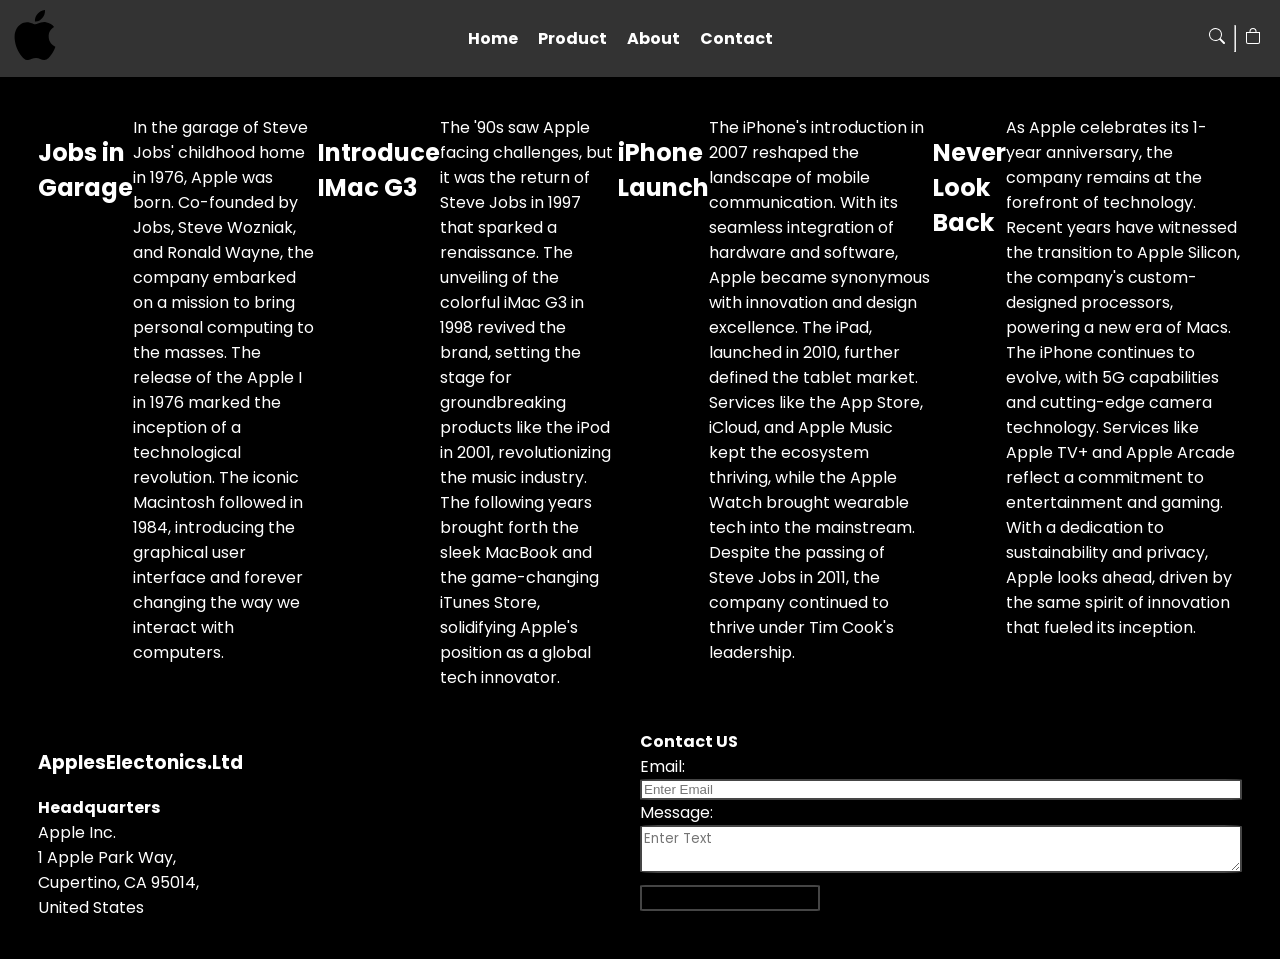
<file: Finalproject/about.html>
<!DOCTYPE html>
<html lang="en">
<head>
    <!-- Some meta tags -->
    <meta charset="UTF-8">
    <meta name="viewport" content="width=device-width, initial-scale=1.0">
    <!-- Title page -->
    <title>About</title>
    <!-- Linking css file -->
    <link rel="stylesheet" href="./css/styleabout.css">
    <!-- Adding google fonts -->
    <link rel="preconnect" href="https://fonts.googleapis.com">
    <link rel="preconnect" href="https://fonts.gstatic.com" crossorigin>
    <link href="https://fonts.googleapis.com/css2?family=Poppins:wght@300;400;600&display=swap" rel="stylesheet">
    <!-- Adding jquery -->
<!--     <script src="https://code.jquery.com/jquery-3.7.0.min.js" integrity="sha256-2Pmvv0kuTBOenSvLm6bvfBSSHrUJ+3A7x6P5Ebd07/g=" crossorigin="anonymous"></script> -->
    <!-- adding custom.js file -->
    <script src="./js/custom.js"></script>
</head>
<body>
    <header id="header"></header>
    <main>
        <div class="section">
            <h2>Jobs in Garage</h2>
            <p>
                    In the garage of Steve Jobs' childhood home in 1976, 
                    Apple was born. Co-founded by Jobs, Steve Wozniak, and Ronald Wayne, the company embarked on 
                    a mission to bring personal computing to the masses. The release of the Apple I in 1976 marked the inception of a 
                    technological revolution. The iconic Macintosh followed in 1984, introducing the graphical user interface and forever changing the way we interact with computers.
            </p>
                <h2>Introduce IMac G3</h2>
                <p>
                    The '90s saw Apple facing challenges, but it was the return of Steve Jobs in 1997 that sparked a renaissance. The unveiling of the colorful iMac G3 in 1998 revived the brand, setting the stage for groundbreaking products like the iPod in 2001, revolutionizing the music industry. The following years brought forth the sleek MacBook and the game-changing iTunes Store, solidifying Apple's position as a global tech innovator.
                </p>
                <h2>iPhone Launch</h2>
                <p>
                    The iPhone's introduction in 2007 reshaped the landscape of mobile communication. With its seamless integration of hardware and software, Apple became synonymous with innovation and design excellence. The iPad, launched in 2010, further defined the tablet market. Services like the App Store, iCloud, and Apple Music kept the ecosystem thriving, while the Apple Watch brought wearable tech into the mainstream. Despite the passing of Steve Jobs in 2011, the company continued to thrive under Tim Cook's leadership.
                </p>
                <h2>Never Look Back</h2>
                <p>
                    As Apple celebrates its 1-year anniversary, the company remains at the forefront of technology. Recent years have witnessed the transition to Apple Silicon, the company's custom-designed processors, powering a new era of Macs. The iPhone continues to evolve, with 5G capabilities and cutting-edge camera technology. Services like Apple TV+ and Apple Arcade reflect a commitment to entertainment and gaming. With a dedication to sustainability and privacy, Apple looks ahead, driven by the same spirit of innovation that fueled its inception.
                </p>
        </div>

    </main>
    <footer id="footer"></footer>  
</body>
</html>
</file>
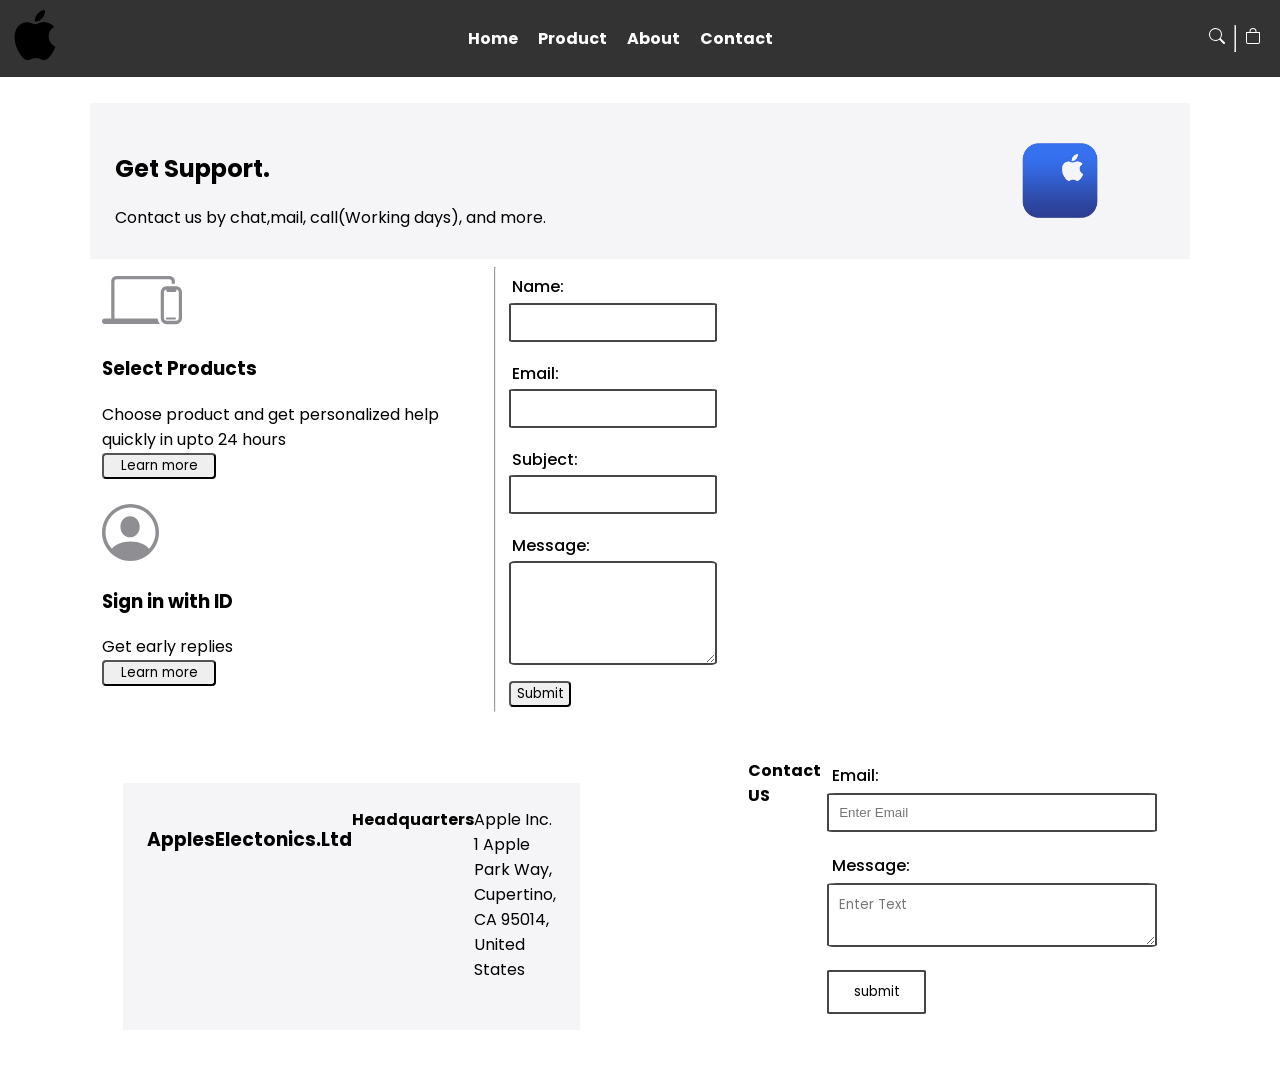
<file: Finalproject/contact.html>
<!DOCTYPE html>
<html lang="en">
<head>
    <!-- Some meta tags -->
    <meta charset="UTF-8">
    <meta name="viewport" content="width=device-width, initial-scale=1.0">
    <!-- title section -->
    <title>Contact</title>
    <!-- Linking CSS file -->
    <link rel="stylesheet" href="./css/stylecontact.css">
    <!-- Adding google fonts -->
    <link rel="preconnect" href="https://fonts.googleapis.com">
    <link rel="preconnect" href="https://fonts.gstatic.com" crossorigin>
    <link href="https://fonts.googleapis.com/css2?family=Poppins:wght@300;400;600&display=swap" rel="stylesheet">
    <!-- Adding jquery -->
    <script src="https://code.jquery.com/jquery-3.7.0.min.js" integrity="sha256-2Pmvv0kuTBOenSvLm6bvfBSSHrUJ+3A7x6P5Ebd07/g=" crossorigin="anonymous"></script>
    <!-- adding custom.js file -->
    <script src="./js/custom.js"></script>
</head>
<body>
    <header id="header"></header>
    <main>
    <div class="section1">
        <div class="section1text">
            <h2>Get Support.</h2>
            <p>Contact us by chat,mail, call(Working days), and more.</p>
        </div>
        <div class="section1img">
            <img src="./img/con_logo.png" alt="">
        </div>
    </div>
    <div class="section2">
        <div class="section2a">
            <div>
                <img src="./img/product.svg" alt="product">
                <div>
                <h3>Select Products</h3>
                <p>Choose product and get personalized help quickly in upto 24 hours</p>
                <button>Learn more
                    </button>
            </div>
            </div>
            <br>
            <div>
                <img src="./img/contact.svg" alt="contact">
                <div>
                    <h3>Sign in with ID</h3>
                    <p>Get early replies</p>
                    <button>Learn more</button>
                </div>
            </div>
        </div>
        <hr>
        <div class="section2b">
            <form action="post">
                <!-- name input -->
                <label for="name">Name:</label>
                <input type="text" id="name" name="name" required>

                <!-- email input -->
                <label for="email">Email:</label>
                <input type="email" id="email" name="email" required>

                <!-- subject input -->
                <label for="subject">Subject:</label>
                <input type="text" id="subject" name="subject" required>

                <!-- message input -->
                <label for="message">Message:</label>
                <textarea id="message" name="message" rows="4"></textarea>
                
                <!-- submit button -->
                <button type="submit"><span class="subtext">Submit</span></button>
            </form>
        </div>
    </div>
    </main>
    <footer id="footer"></footer>
</body>
</html>
</file>
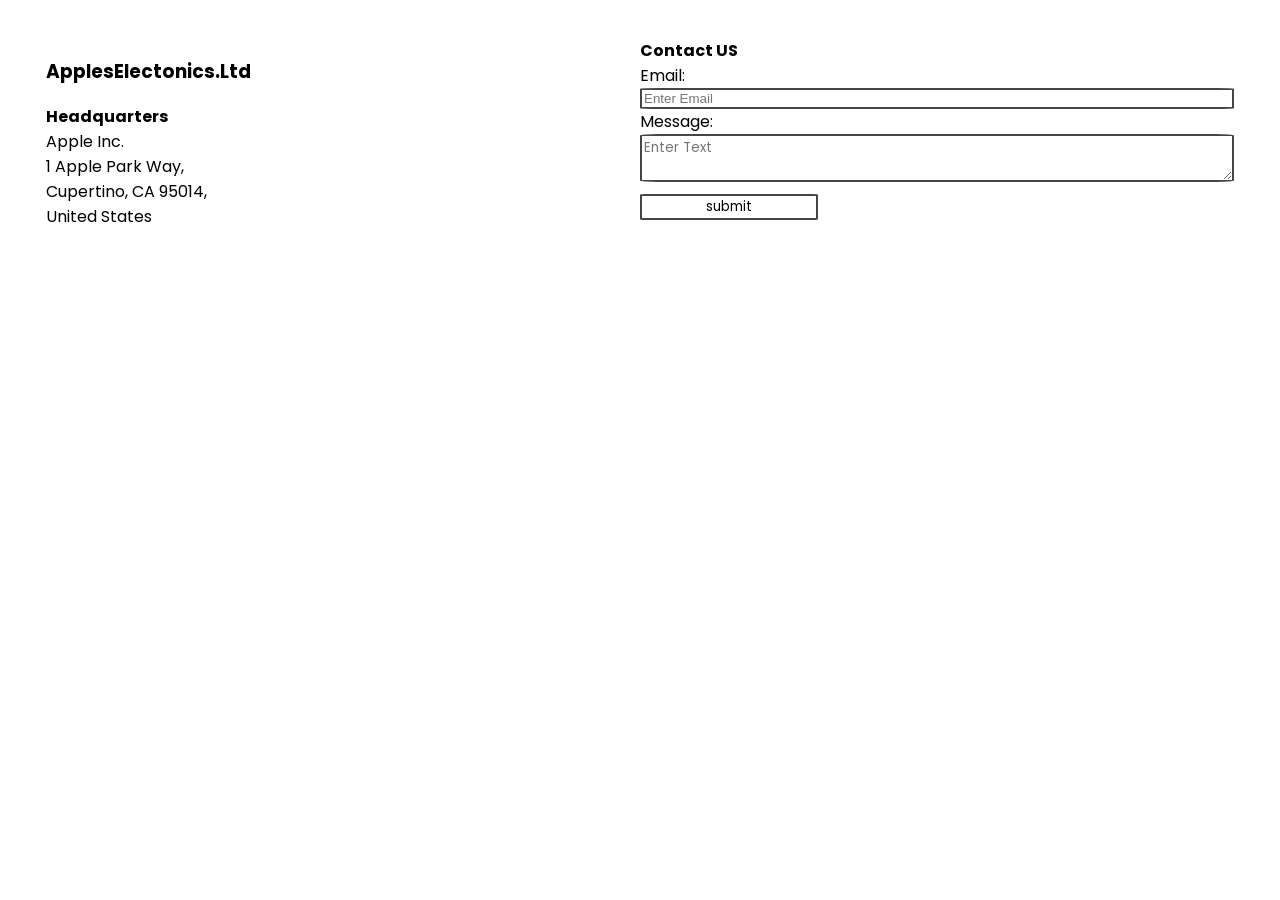
<file: Finalproject/footer.html>
<!DOCTYPE html>
<html lang="en">
<head>
    <meta charset="UTF-8">
    <meta name="viewport" content="width=device-width, initial-scale=1.0">
    <!-- title section -->
    <title>footer</title>
    <!-- linking css file -->
    <link rel="stylesheet" href="./css/stylefooter.css">
    <!-- Adding google fonts -->
    <link rel="preconnect" href="https://fonts.googleapis.com">
    <link rel="preconnect" href="https://fonts.gstatic.com" crossorigin>
    <link href="https://fonts.googleapis.com/css2?family=Poppins:wght@300;400;600&display=swap" rel="stylesheet">
    <!-- Adding jquery -->
    <script src="https://code.jquery.com/jquery-3.7.0.min.js" integrity="sha256-2Pmvv0kuTBOenSvLm6bvfBSSHrUJ+3A7x6P5Ebd07/g=" crossorigin="anonymous"></script>
    <!-- adding custom.js file -->
    <script src="./js/custom.js"></script>

</head>
<body>
    <footer id="footer">
        <div class="section">
            <div class="section1">
                <h3>
                    ApplesElectonics.Ltd
                </h3>
                <h4>
                    Headquarters
                </h4>
                <p>
                    Apple Inc.
                    <br>
                    1 Apple Park Way,
                    <br>
                    Cupertino, CA 95014,
                    <br>
                    United States
                </p>
            </div>
            <div class="section2">
                <h4>Contact US</h4>
                <form action="post">
                    <label for="Email">Email:</label>
                    <input type="email" name="Email" id="Email" placeholder="Enter Email">
                    <label for="text">Message:</label>
                    <textarea name="text" id="text" placeholder="Enter Text"></textarea>
                    <input type="submit" value="submit" class="subbutton">
                </form>
            </div>
        </div>
        
    </footer>
    
</body>
</html>
</file>
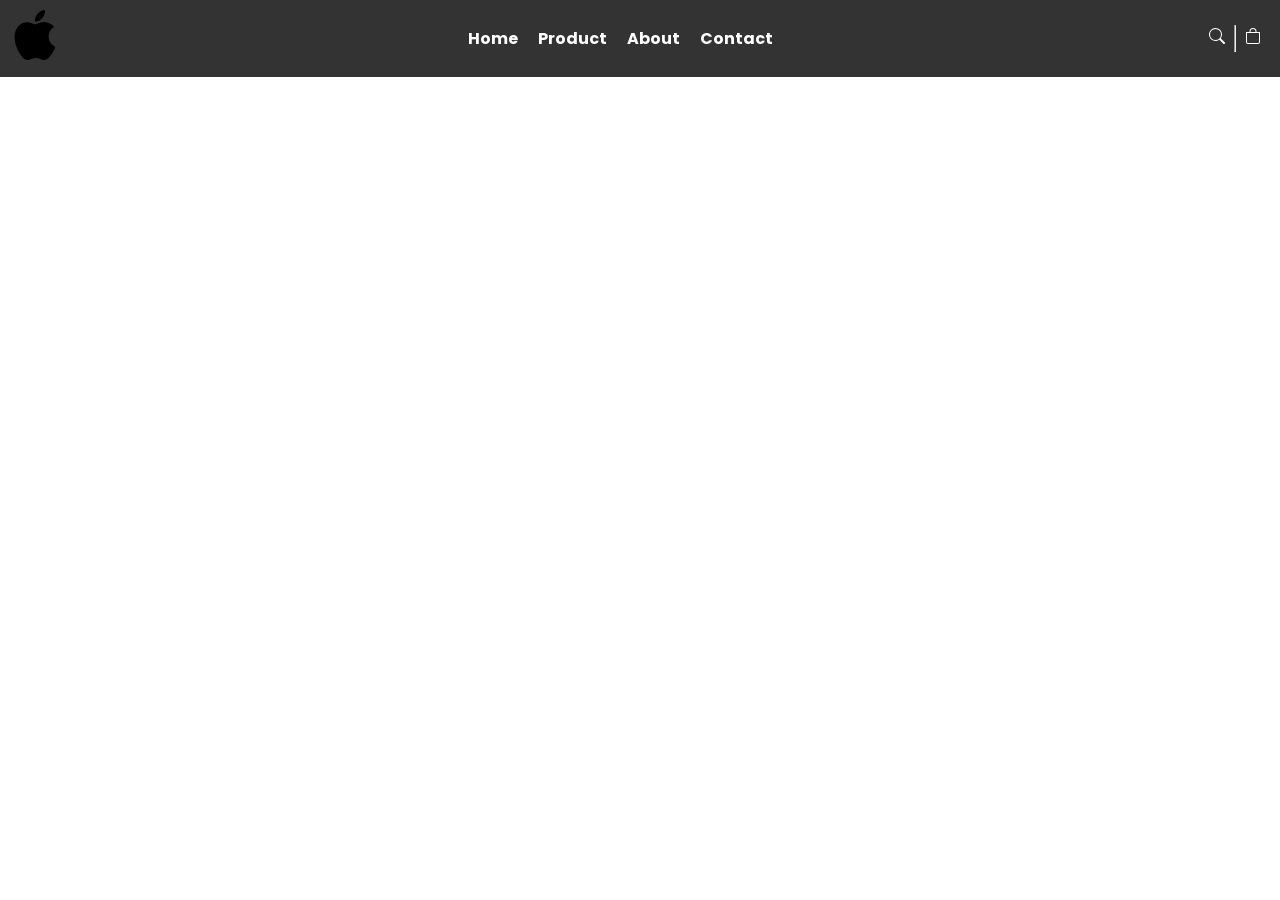
<file: Finalproject/header.html>
<!DOCTYPE html>
<html lang="en">
<head>
    <!-- Meta tags -->
    <meta charset="UTF-8">
    <meta name="viewport" content="width=device-width, initial-scale=1.0">
    <!-- title section -->
    <title>header</title>
    <!-- linking css file -->
    <link rel="stylesheet" href="./css/styleheader.css">
    <!-- Adding google fonts -->
    <link rel="preconnect" href="https://fonts.googleapis.com">
    <link rel="preconnect" href="https://fonts.gstatic.com" crossorigin>
    <link href="https://fonts.googleapis.com/css2?family=Poppins:wght@300;400;600&display=swap" rel="stylesheet">
    <!-- Adding jquery -->
    <script src="https://code.jquery.com/jquery-3.7.0.min.js" integrity="sha256-2Pmvv0kuTBOenSvLm6bvfBSSHrUJ+3A7x6P5Ebd07/g=" crossorigin="anonymous"></script>
    <!-- adding custom.js file -->
    <script src="./js/custom.js"></script>
</head>
<body>
    <header id="header">
        <nav>
            <!-- logo image -->
            <div class="logo">
                <a href="./index.html"><img src="./img/apple-logo-svgrepo-com.svg" alt=""></a>
            </div>
            <!-- menu button -->
            <button class="button menu-btn" onclick="toggleMenu()"><img src="./img/menu.svg" alt="menu"></button>
            
            <!-- nav list -->
            <ul>
                <li><a href="./index.html">Home</a></li>
                <li><a href="./product.html">Product</a></li>
                <li><a href="./about.html">About</a></li>
                <li><a href="./contact.html">Contact</a></li>
            </ul>
            <div class="searchcart">
                <div class="button">
                    <a href="./product.html">
                        <svg xmlns="http://www.w3.org/2000/svg" width="16" height="16" fill="currentColor" class="bi bi-search" viewBox="0 0 16 16">
                            <path d="M11.742 10.344a6.5 6.5 0 1 0-1.397 1.398h-.001c.03.04.062.078.098.115l3.85 3.85a1 1 0 0 0 1.415-1.414l-3.85-3.85a1.007 1.007 0 0 0-.115-.1zM12 6.5a5.5 5.5 0 1 1-11 0 5.5 5.5 0 0 1 11 0"/>
                        </svg>
                    </a>
                </div>
                <hr>
                <div class="button">
                    <a href="./product.html">
                        <svg xmlns="http://www.w3.org/2000/svg" width="16" height="16" fill="currentColor" class="bi bi-bag" viewBox="0 0 16 16">
                            <path d="M8 1a2.5 2.5 0 0 1 2.5 2.5V4h-5v-.5A2.5 2.5 0 0 1 8 1m3.5 3v-.5a3.5 3.5 0 1 0-7 0V4H1v10a2 2 0 0 0 2 2h10a2 2 0 0 0 2-2V4zM2 5h12v9a1 1 0 0 1-1 1H3a1 1 0 0 1-1-1z"/>
                        </svg>
                    </a>
                </div>
            </div>
        </nav>
    </header>
</body>
</html>
</file>
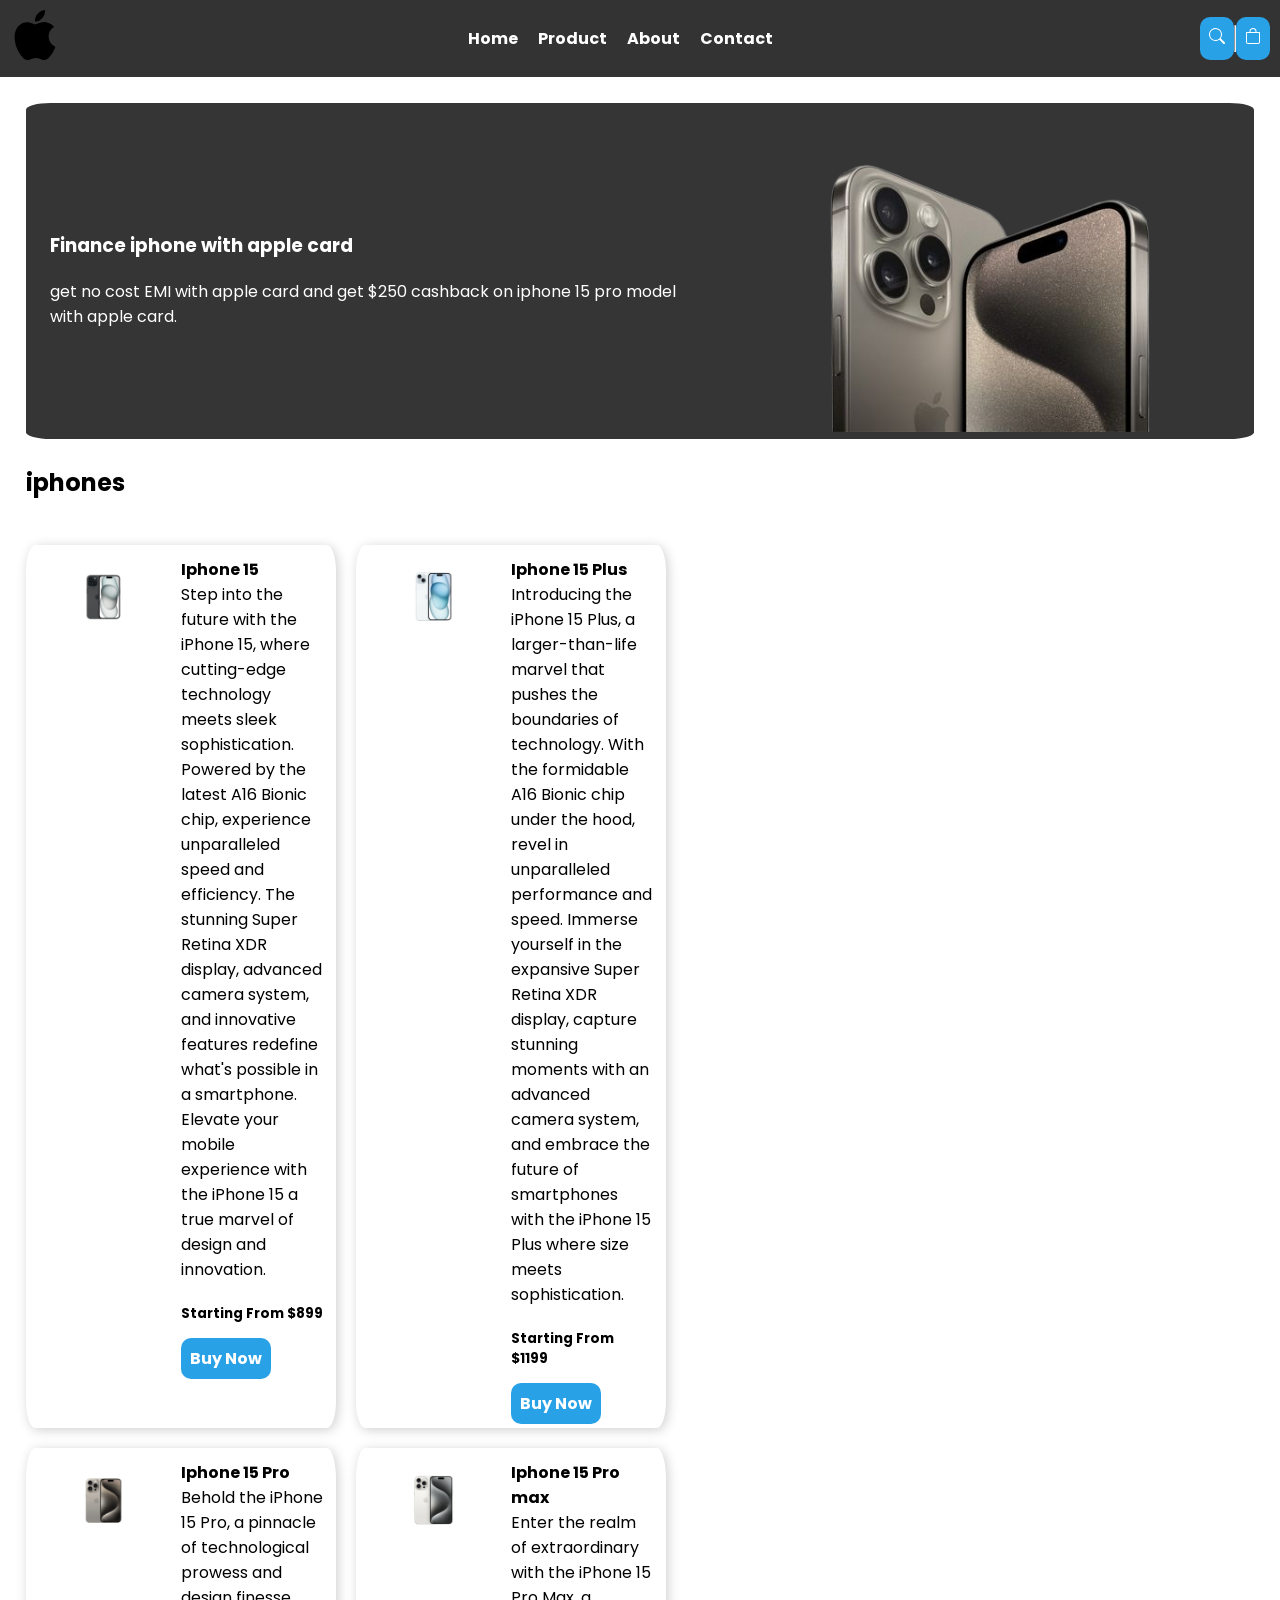
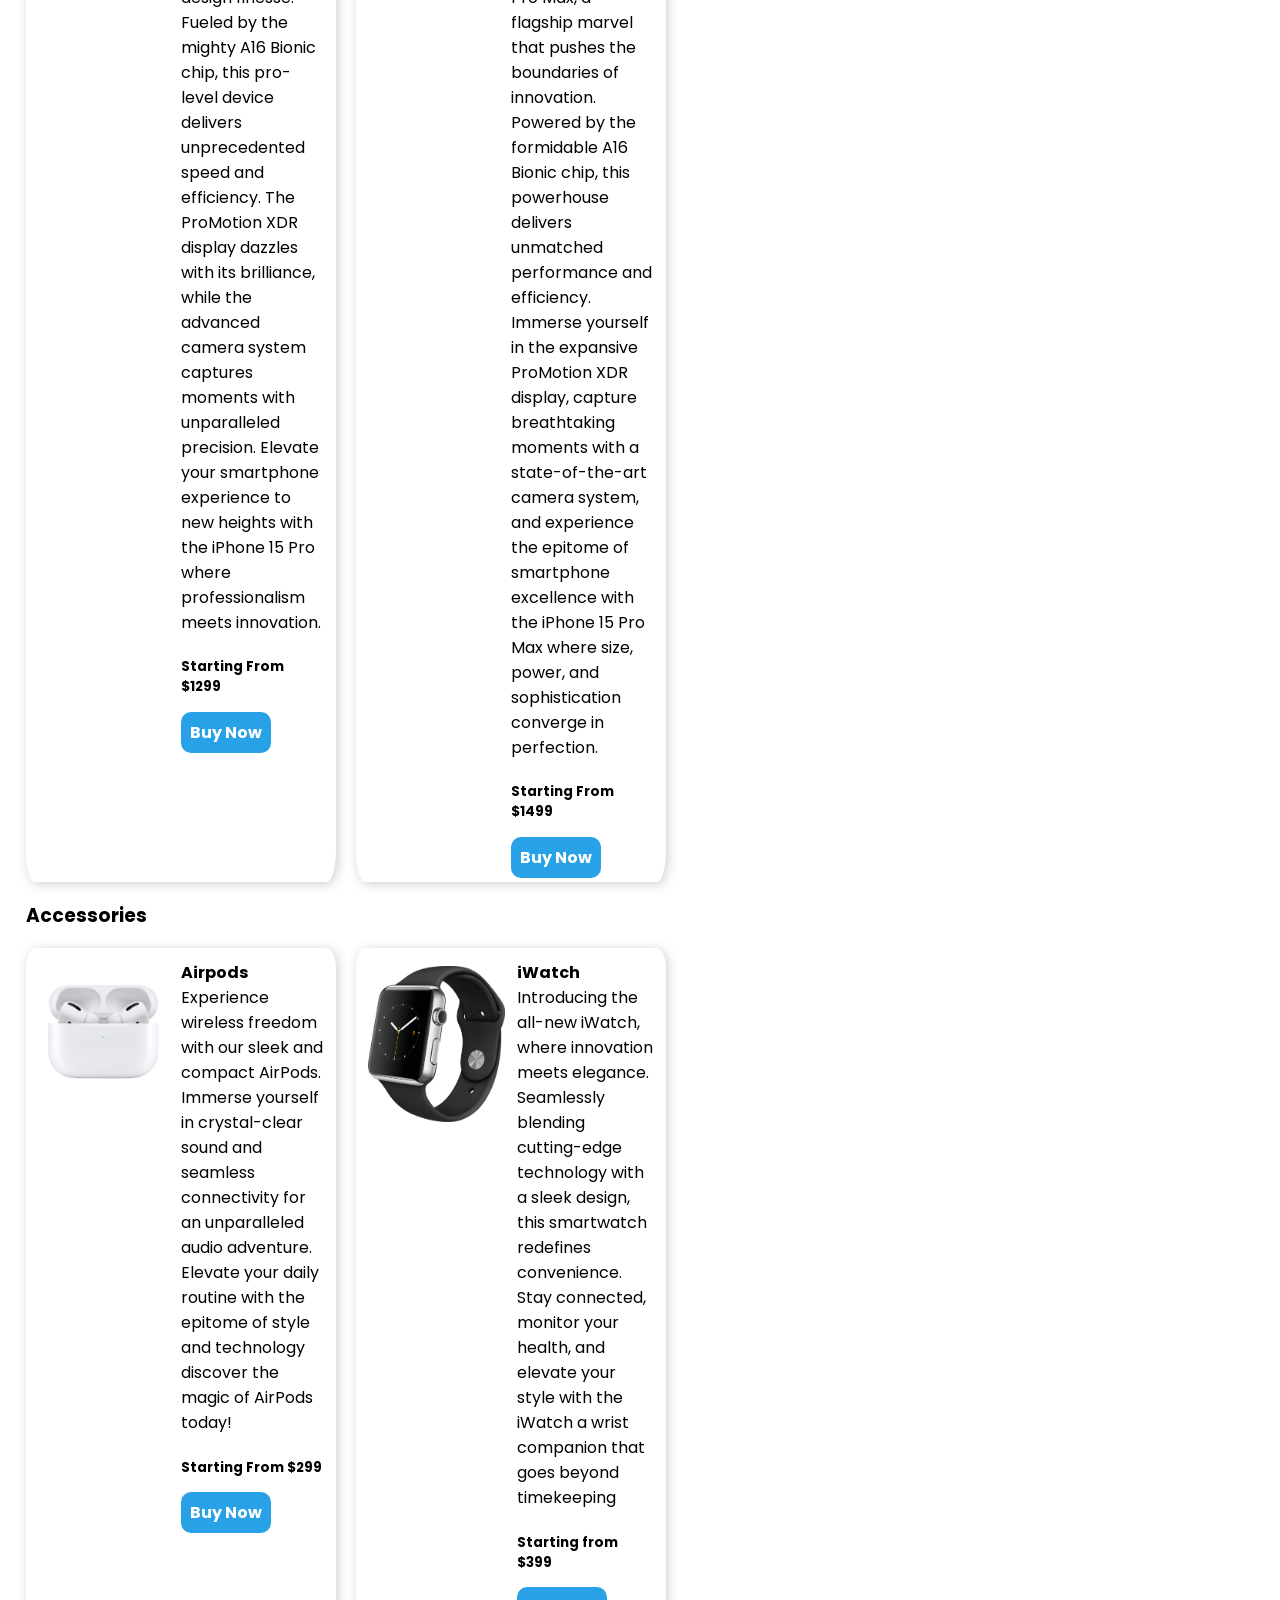
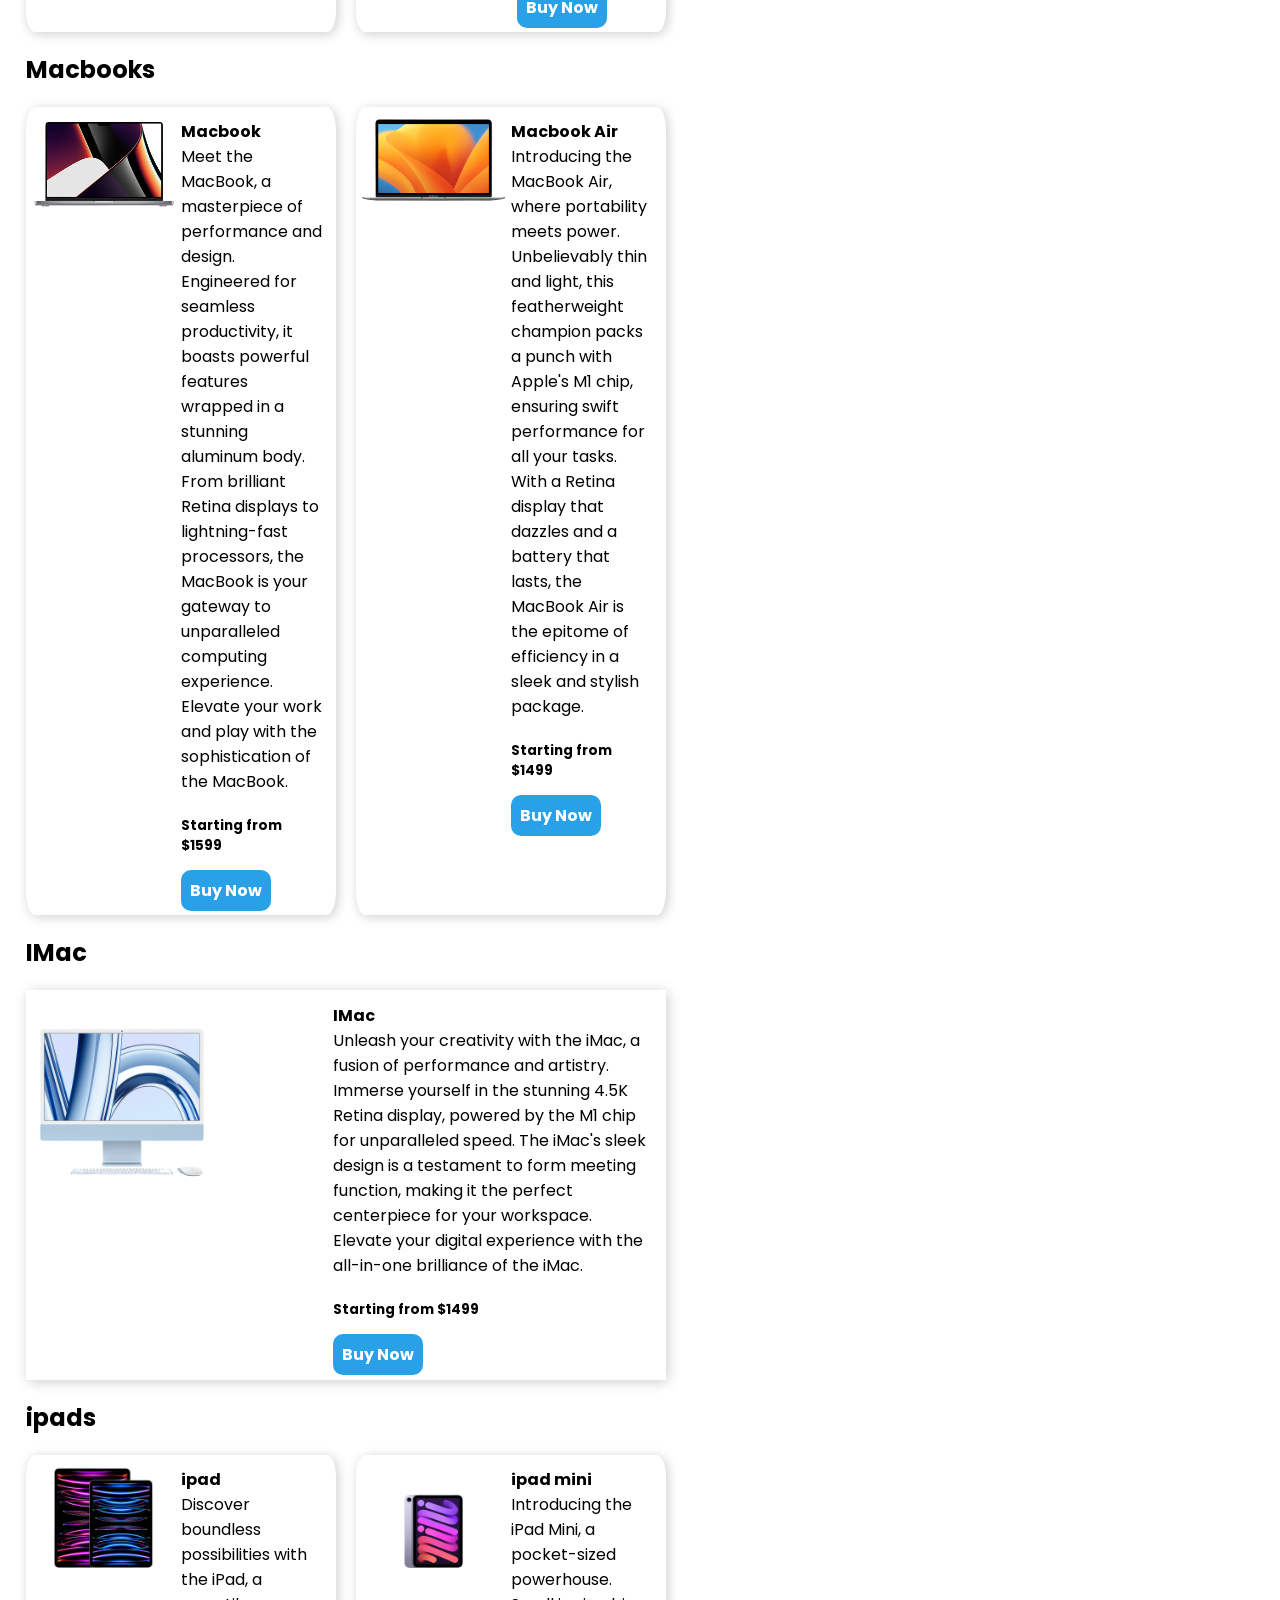
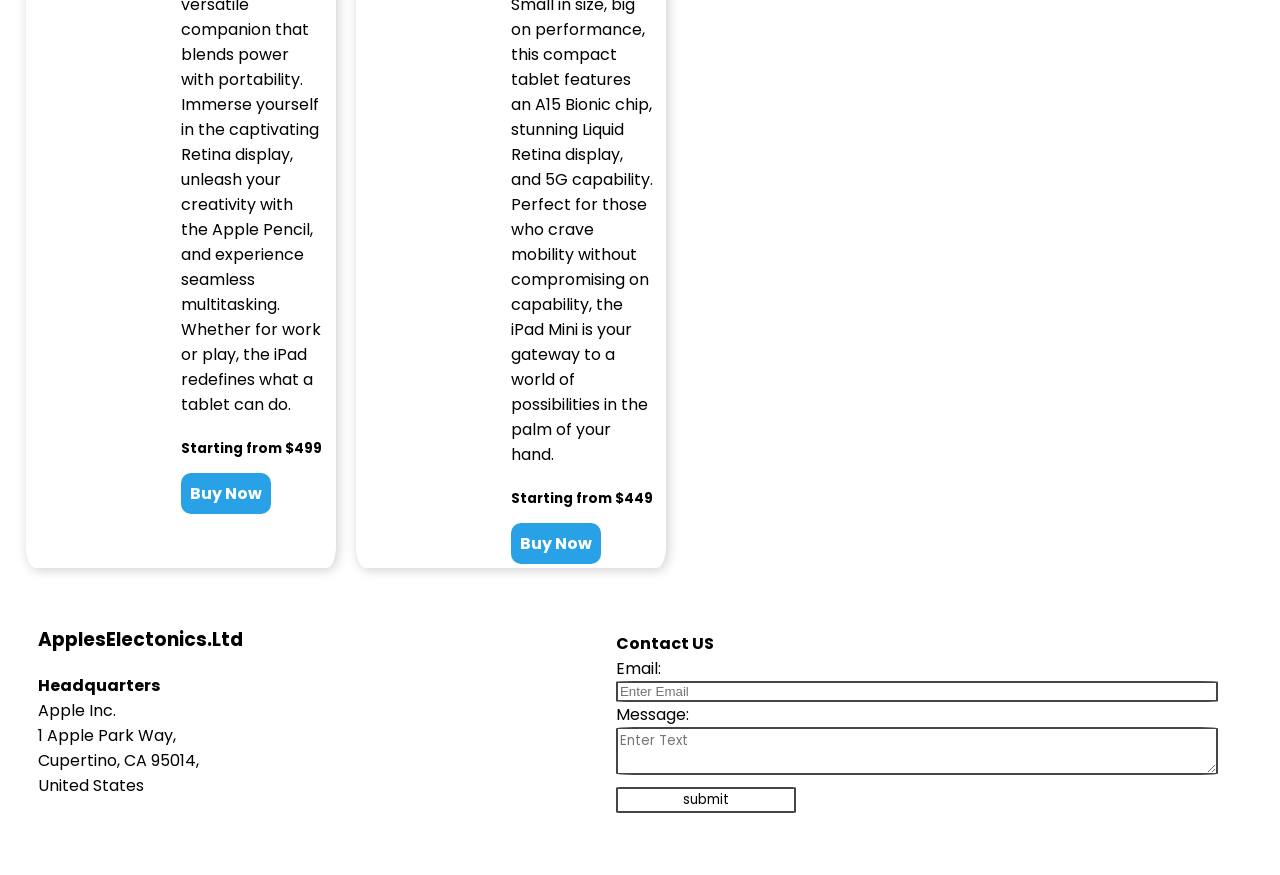
<file: Finalproject/product.html>
<!DOCTYPE html>
<html lang="en">
<head>
    <meta charset="UTF-8">
    <meta name="viewport" content="width=
    , initial-scale=1.0">
    <!-- Title section -->
    <title>Products</title>
    <!-- Linking css file -->
    <link rel="stylesheet" href="./css/styleproduct.css">
    <!-- Adding google fonts -->
    <link rel="preconnect" href="https://fonts.googleapis.com">
    <link rel="preconnect" href="https://fonts.gstatic.com" crossorigin>
    <link href="https://fonts.googleapis.com/css2?family=Poppins:wght@300;400;600&display=swap" rel="stylesheet">
    <!-- Adding jquery -->
    <script src="https://code.jquery.com/jquery-3.7.0.min.js" integrity="sha256-2Pmvv0kuTBOenSvLm6bvfBSSHrUJ+3A7x6P5Ebd07/g=" crossorigin="anonymous"></script>
    <!-- adding custom.js file -->
    <script src="./js/custom.js"></script>
</head>
<body>
    <header id="header"></header>
    <main>
        <div class="section1">
            <div class="section1a">
                <div class="section1a_1">
                    <h3>Finance iphone with apple card</h3>
                    <p>get no cost EMI with apple card and get $250 cashback on iphone 15 pro model with apple card.</p>
                </div>
                <div class="section1a_2">
                    <img src="./img/productb.png" alt="posterimg">
                </div>
            </div>
        </div>
        <div class="section2">
            <h2>iphones</h2>
            <br>
            <div class="sectioni">
                <div class="sectionia">
                    <div class="sectioniaimg">
                        <img src="./img/product1.png" alt="product1">
                    </div>
                    <div class="sectioniatext">
                        <h4>Iphone 15</h4>
                        <P>Step into the future with the iPhone 15, where cutting-edge technology meets sleek sophistication. Powered by the latest A16 Bionic chip, experience unparalleled speed and efficiency. The stunning Super Retina XDR display, advanced camera system, and innovative features redefine what's possible in a smartphone. Elevate your mobile experience with the iPhone 15 a true marvel of design and innovation.</P>
                        <h5>Starting From $899</h5>
                        <span class="button"><a href="./product.html">Buy Now</a></span>
                    </div>
                </div>
                <div class="sectionia">
                    <div class="sectioniaimg">
                        <img src="./img/product2.png" alt="product2">
                    </div>
                    <div class="sectioniatext">
                        <h4>Iphone 15 Plus</h4>
                        <p>
                            Introducing the iPhone 15 Plus, a larger-than-life marvel that pushes the boundaries of technology. With the formidable A16 Bionic chip under the hood, revel in unparalleled performance and speed. Immerse yourself in the expansive Super Retina XDR display, capture stunning moments with an advanced camera system, and embrace the future of smartphones with the iPhone 15 Plus  where size meets sophistication.</p>
                        <h5>Starting From $1199</h5>
                        <span class="button"><a href="./product.html">Buy Now</a></span>
                    </div>
                </div>
                <div class="sectionia">
                    <div class="sectioniaimg">
                        <img src="./img/product3.png" alt="product3">
                    </div>
                    <div class="sectioniatext">
                        <h4>Iphone 15 Pro</h4>
                        <p>
                            Behold the iPhone 15 Pro, a pinnacle of technological prowess and design finesse. Fueled by the mighty A16 Bionic chip, this pro-level device delivers unprecedented speed and efficiency. The ProMotion XDR display dazzles with its brilliance, while the advanced camera system captures moments with unparalleled precision. Elevate your smartphone experience to new heights with the iPhone 15 Pro where professionalism meets innovation.</p>
                        <h5>Starting From $1299</h5>
                        <span class="button"><a href="./product.html">Buy Now</a></span>
                    </div>
                </div>
                <div class="sectionia">
                    <div class="sectioniaimg">
                        <img src="./img/product4.png" alt="product4">
                    </div>
                    <div class="sectioniatext">
                        <h4>Iphone 15 Pro max</h4>
                        <p>Enter the realm of extraordinary with the iPhone 15 Pro Max, a flagship marvel that pushes the boundaries of innovation. Powered by the formidable A16 Bionic chip, this powerhouse delivers unmatched performance and efficiency. Immerse yourself in the expansive ProMotion XDR display, capture breathtaking moments with a state-of-the-art camera system, and experience the epitome of smartphone excellence with the iPhone 15 Pro Max where size, power, and sophistication converge in perfection.</p>
                        <h5>Starting From $1499</h5>
                        <span class="button"><a href="./product.html">Buy Now</a></span>
                    </div>
                </div>
            </div>
            <h3>Accessories</h3>
            <div class="sectioni">
                
                <div class="sectionia">
                    <div class="sectioniaimg">
                        <img src="./img/product5.png" alt="product5">
                    </div>
                    <div class="sectioniatext">
                    <h4>Airpods</h4>
                    <p>
                    Experience wireless freedom with our sleek and compact AirPods. Immerse yourself in crystal-clear sound and seamless connectivity for an unparalleled audio adventure. Elevate your daily routine with the epitome of style and technology discover the magic of AirPods today!</p>
                    <h5>Starting From $299</h5>
                    <span class="button"><a href="./product.html">Buy Now</a></span>
                    </div>
                </div>
                <div class="sectionia">
                    <div class="sectioniaimg sectioniwatch">
                        <img src="./img/product6.png" alt="product6">
                    </div>
                    <div class="sectioniatext">
                        <h4>
                            iWatch
                        </h4>
                        <p>
                            Introducing the all-new iWatch, where innovation meets elegance. Seamlessly blending cutting-edge technology with a sleek design, this smartwatch redefines convenience. Stay connected, monitor your health, and elevate your style with the iWatch  a wrist companion that goes beyond timekeeping</p>
                        <h5>Starting from $399</h5>  
                        <span class="button"><a href="./product.html">Buy Now</a></span>
                    </div>
                </div>
            </div>

            <h2>Macbooks</h2>
        <div class="sectioni">
            
            <div class="sectionia">
                <div class="sectioniaimg">
                    <img src="./img/product7.png" alt="product7">
                </div>
                <div class="sectioniatext">
                    <h4>Macbook</h4>
                    <p>Meet the MacBook, a masterpiece of performance and design. Engineered for seamless productivity, it boasts powerful features wrapped in a stunning aluminum body. From brilliant Retina displays to lightning-fast processors, the MacBook is your gateway to unparalleled computing experience. Elevate your work and play with the sophistication of the MacBook.</p>
                    <h5>Starting from $1599</h5> 
                    <span class="button"><a href="./product.html">Buy Now</a></span>
                </div>
            </div>
            <div class="sectionia">
                <div class="sectioniaimg">
                    <img src="./img/product8.png" alt="product8">
                </div>
                <div class="sectioniatext">
                    <h4>Macbook Air</h4>
                    <p>
                        Introducing the MacBook Air, where portability meets power. Unbelievably thin and light, this featherweight champion packs a punch with Apple's M1 chip, ensuring swift performance for all your tasks. With a Retina display that dazzles and a battery that lasts, the MacBook Air is the epitome of efficiency in a sleek and stylish package.</p>
                    <h5>Starting from $1499</h5> 
                    <span class="button"><a href="./product.html">Buy Now</a></span>
                </div>
            </div>
           
        </div>
        <h2>IMac</h2>
        <div class="sectionimaca">
            
                <div class="sectioniaimg imacimg">
                    <img src="./img/product9..png" alt="product9">
                </div>
                <div class="sectioniatext">
                    <h4>IMac</h4>
                    <p>Unleash your creativity with the iMac, a fusion of performance and artistry. Immerse yourself in the stunning 4.5K Retina display, powered by the M1 chip for unparalleled speed. The iMac's sleek design is a testament to form meeting function, making it the perfect centerpiece for your workspace. Elevate your digital experience with the all-in-one brilliance of the iMac.</p>
                    <h5>Starting from $1499</h5> 
                    <span class="button"><a href="./product.html">Buy Now</a></span>
                </div>
           
        </div>
        <h2>ipads</h2>
        <div class="sectioni">
            
            <div class="sectionia">
                <div class="sectioniaimg">
                    <img src="./img/product10.png" alt="product10">
                </div>
                <div class="sectioniatext">
                    <h4>ipad</h4>
                    <p>Discover boundless possibilities with the iPad, a versatile companion that blends power with portability. Immerse yourself in the captivating Retina display, unleash your creativity with the Apple Pencil, and experience seamless multitasking. Whether for work or play, the iPad redefines what a tablet can do.</p>
                    <h5>Starting from $499</h5> 
                    <span class="button"><a href="./product.html">Buy Now</a></span>
                </div>
            </div>
            <div class="sectionia">
                <div class="sectioniaimg">
                    <img src="./img/product11.png" alt="product11">
                </div>
                <div class="sectioniatext">
                    <h4>ipad mini</h4>
                    <p>Introducing the iPad Mini, a pocket-sized powerhouse. Small in size, big on performance, this compact tablet features an A15 Bionic chip, stunning Liquid Retina display, and 5G capability. Perfect for those who crave mobility without compromising on capability, the iPad Mini is your gateway to a world of possibilities in the palm of your hand.
                    </p>
                    <h5>Starting from $449</h5> 
                    <span class="button"><a href="./product.html">Buy Now</a></span>
                </div>
            </div>
        </div>



        </div>
        

    </main>
    <footer id="footer"></footer>
</body>
</html>
</file>
<file: Finalproject/css/styleabout.css>
body{
    padding: 0;
    margin: 0;
    font-family: "Poppins", sans-serif;
    color: white;
    background-color: black;
}
.section{
    margin: 3%;
}
</file>
<file: Finalproject/css/stylecontact.css>
body{
    margin: 0%;
    padding: 0%;
    font-family: "Poppins", sans-serif;
}
.section1{
    display: flex;
    background-color: #F5F5F7;
    justify-content: space-between;
    padding: 2%;
    margin: 0% 7%;
    margin-top: 2%;
}

.section1img{
    width: 20%;
}
.section1img img{
    width: 100%;
    display: block; 
    margin: 0 auto; 
}
.section1text{
    display: flex;
    flex-direction: column;
    justify-content: center;
}
.section2{
    margin: 0% 7%;
    display: flex;
    justify-content: space-between;
}
.section2a{
    padding: 2%;
    display: flex;
    flex-direction: column;
}
a{
    text-decoration: none;
    color: black;
}
.section2b form{
    display: flex;
    flex-direction: column;
    padding: 0%;
}
label{
    font-weight: 500;
    padding: 1.5%;
}
.section2b{
    padding: 2%;
    width: 45%;
}
input,
textarea {
    width: 100%;
    padding: 10px;
    margin-bottom: 16px;
    box-sizing: border-box; /* Ensure the padding and border are included in the width */
    border: 1px solid #ccc;
    border-radius: 4px;
}
button{
    width: 30%;
    font-family: "Poppins", sans-serif;
    border-radius: 4px;
}


button:hover{
    background-color: rgb(96, 96, 96);
    color: white;
    font-weight: bolder;
}

button:hover .subtext{
    color: white;
    font-weight: bolder;
}


@media only screen and (max-width: 450px){
    .section2{
        flex-direction: column;
        justify-content: center;
        text-align: center;
    }
    .section2b{
        width: 100%;
    }
    .section2b form{
        text-align: left;
    }
}
</file>
<file: Finalproject/css/stylefooter.css>
footer{
    margin: 0;
    font-family: "Poppins", sans-serif;
}
.section{
    display: flex;
    justify-content: space-between;
    margin: 3%;
}
p,h4{
    margin: 0;
    padding: 0;
}
.section1 p{
    margin: 0%;
    padding: 0%;
}
.section2{
    width: 50%;
}
form{
    display: flex;
    flex-direction: column;
    width: 100%;
    justify-content: center;
}

input, textarea{
    
    border: 2px solid rgb(69, 69, 69);
    border-radius: 3%;
}
textarea{
    font-family: "Poppins", sans-serif;
}
.subbutton{
    width: 30%;
    margin-top: 2%;
    background-color: transparent;
    font-family: "Poppins", sans-serif;
}

.subbutton:hover{
    font-weight: bolder;
    background-color: black;
    color: white;
}


@media only screen and (max-width: 450px){
    .section{
        flex-direction: column;
        align-items: center;
        text-align: center;
    }
}
</file>
<file: Finalproject/css/styleheader.css>
body {
  margin: 0;
  padding: 0;
  font-family: "Poppins", sans-serif;
}

header {
  background-color: #333;
}

nav {
  display: flex;
  justify-content: space-between;
  align-items: center;
  padding: 10px;
}

.logo img {
  height: 50px;
}

ul {
  list-style: none;
  margin: 0;
  padding: 0;
  display: flex;
}

li {
  margin-right: 20px;
}

a {
  text-decoration: none;
  color: white;
  font-weight: bold;
  font-size: 16px;
}
.searchcart{
  display: flex;
}
.button{
  padding: 1vh;
}
.menu-btn {
  display: none;
  cursor: pointer;
}
@media only screen and (max-width: 400px) {
  ul {
      flex-direction: column;
      align-items: flex-end;
      display: none;
  }

  li {
      margin-bottom: 10px;
      margin-right: 0;
  }

  .searchcart {
      display: none;
  }

  .menu-btn {
      display: block;
  }

  .menu-btn:focus + ul {
      display: flex;
  }
}

a:hover{
  text-decoration: underline;
  transform: scale(1.1);
}
</file>
<file: Finalproject/css/styleproduct.css>
body{
    margin: 0%;
    padding: 0%;
    font-family: "Poppins", sans-serif;
}

.section1a{
    display: flex;
    justify-content: space-between;
    background-color: rgba(0, 0, 0, 0.792);
    color: white;
    margin: 2%;
    border-radius: 2%;
}
.section1a_1{
    padding: 2%;
    display: flex;
    flex-direction: column;
    justify-content: center;
}
.section1a_2{
    width: 50%;
}
.section1a_2 img{
    width: 100%;
    height: auto;
}
.section2{
    margin: 2%;
}
.sectioni{
display: grid;
  grid-template-columns: 1fr 1fr;
  gap: 20px;
    
}
.sectionia{
    display: flex;
    border-radius: 3%;
    box-shadow: 2px 2px 12px rgb(208, 207, 207);
    padding: 2%;
}
.sectioniaimg img{
    
    width: 100%;
    height: auto;
}
.sectioniaimg{
    margin-top: 2%;
    width: 50%;
}
.sectioniwatch{
    padding: 2%;
}
.imacimg{
    width: 30%;
}
.sectioniatext{
    width: 50%;
    padding: 2%;
}
a{
    text-decoration: none;
}
.sectionimaca{
    display: flex;
    justify-content: space-between;
    box-shadow: 2px 2px 12px rgb(208, 207, 207);
}
a{
    color: white;
}
.button{
    padding: 2%;
    background-color: rgb(41, 161, 231);
    border-radius: 10px;
    color: white;
    border: 0;
}
.button:hover{
    text-decoration: underline;
    transform: scale(1.2);
}

@media only screen and (max-width: 650px){
    .sectioni{
        grid-template-columns: 1fr;
        
    }
   
}
</file>
